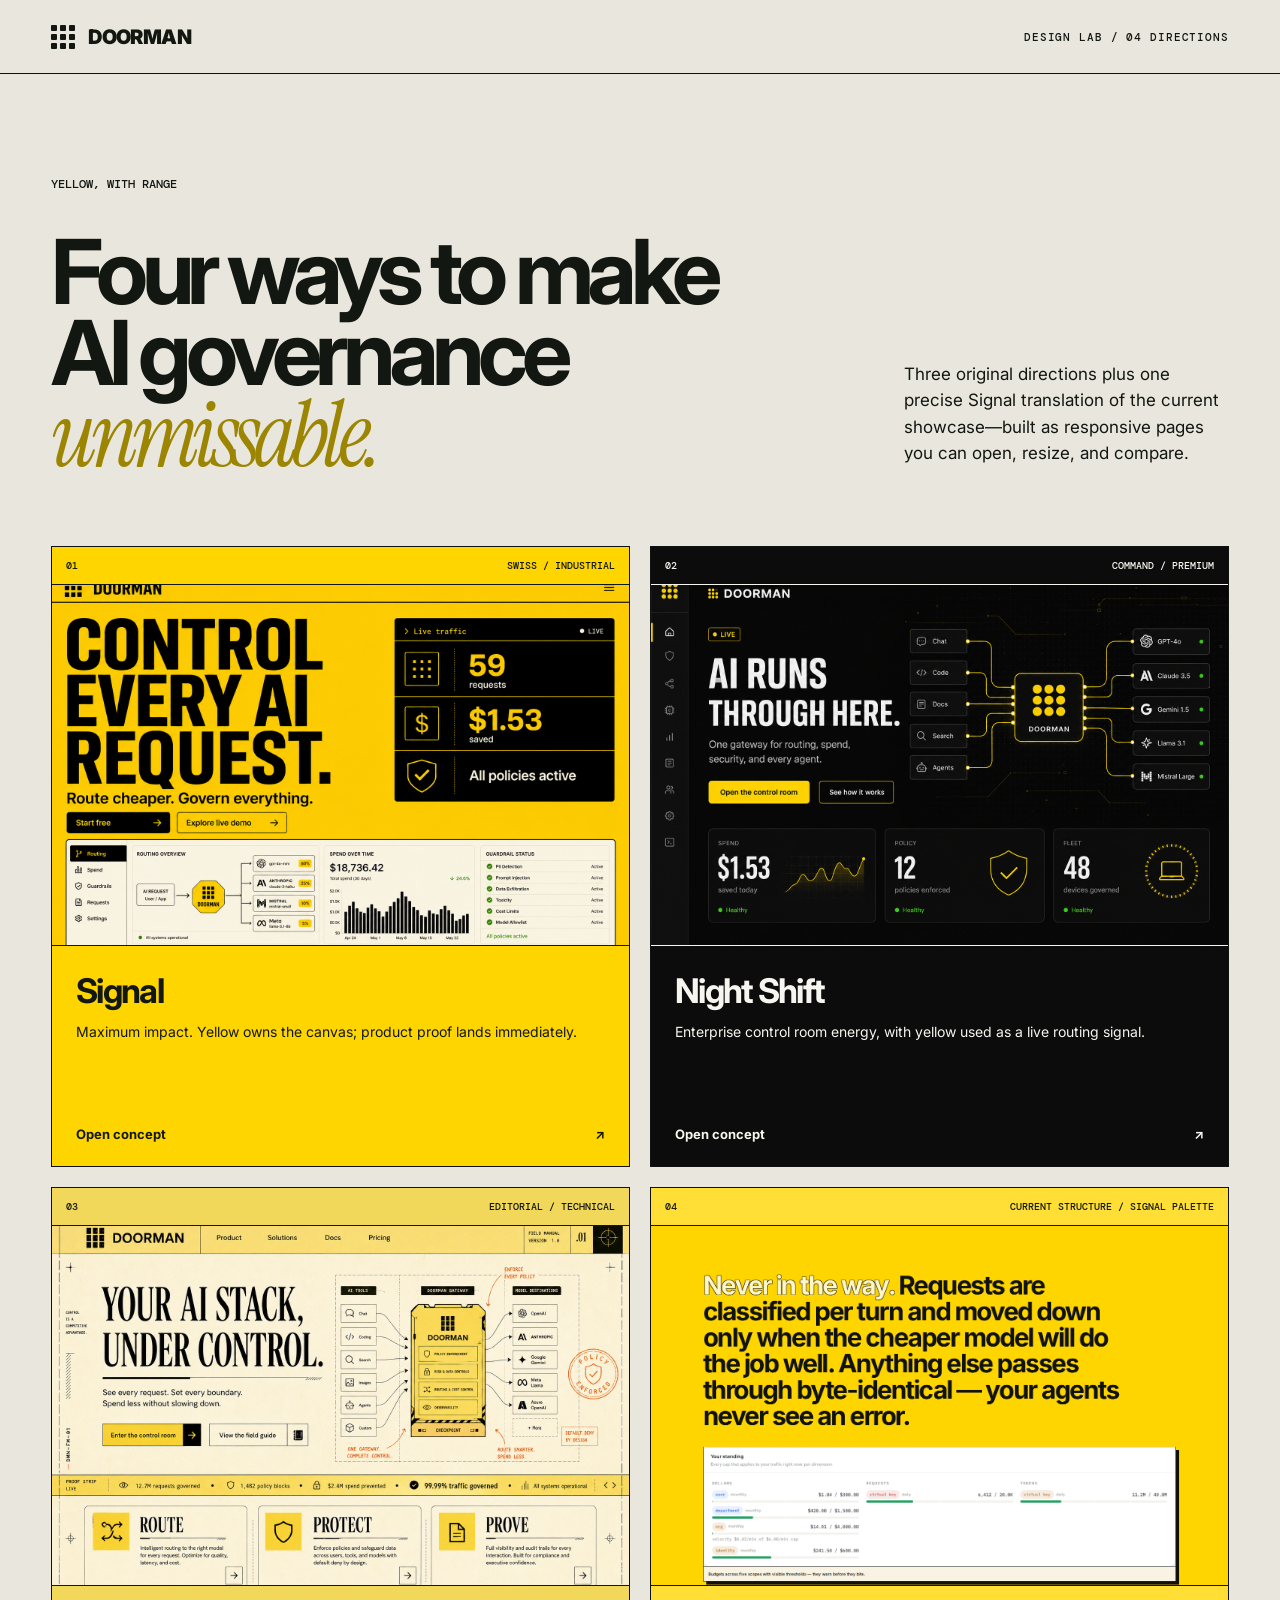
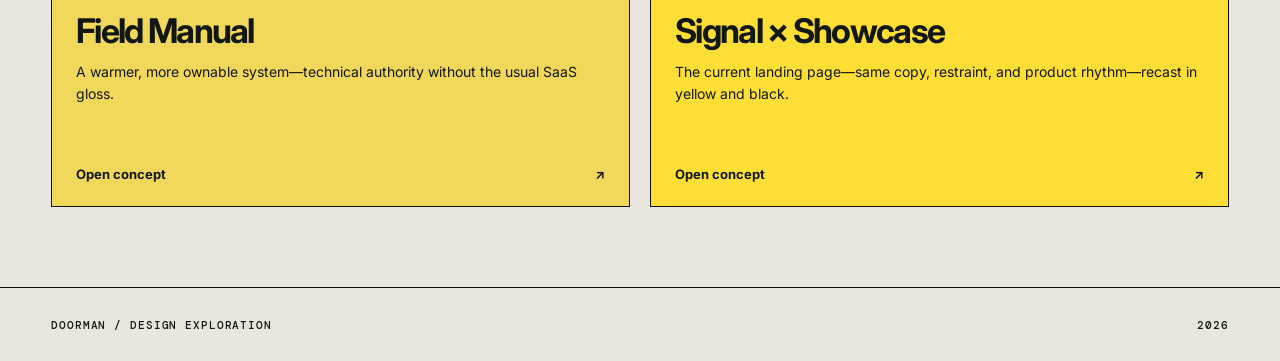
<file: index.html>
<!DOCTYPE html>
<html lang="en">
<head>
  <meta charset="utf-8">
  <meta name="viewport" content="width=device-width, initial-scale=1">
  <meta name="description" content="Three yellow-led design directions for Doorman.">
  <title>Doorman Design Lab</title>
  <link rel="preconnect" href="https://fonts.googleapis.com">
  <link rel="preconnect" href="https://fonts.gstatic.com" crossorigin>
  <link href="https://fonts.googleapis.com/css2?family=DM+Mono:wght@400;500&family=Inter:wght@500;600;700;800;900&family=Instrument+Serif:ital@0;1&display=swap" rel="stylesheet">
  <link rel="stylesheet" href="./styles.css">
</head>
<body class="lab-page">
  <header class="lab-nav">
    <a class="brand-lockup" href="./" aria-label="Doorman design lab home">
      <span class="door-grid" aria-hidden="true"><i></i><i></i><i></i><i></i><i></i><i></i><i></i><i></i><i></i></span>
      <span>DOORMAN</span>
    </a>
    <span class="lab-kicker">DESIGN LAB / 04 DIRECTIONS</span>
  </header>

  <main class="lab-main">
    <section class="lab-intro">
      <p class="eyebrow">YELLOW, WITH RANGE</p>
      <h1>Four ways to make<br>AI governance <em>unmissable.</em></h1>
      <p>Three original directions plus one precise Signal translation of the current showcase—built as responsive pages you can open, resize, and compare.</p>
    </section>

    <section class="concept-grid" aria-label="Design concepts">
      <a class="concept-card signal-card" href="./signal/">
        <div class="concept-meta"><span>01</span><span>SWISS / INDUSTRIAL</span></div>
        <div class="concept-shot"><img src="./assets/signal.png" alt="Signal design direction preview"></div>
        <div class="concept-copy"><h2>Signal</h2><p>Maximum impact. Yellow owns the canvas; product proof lands immediately.</p><b>Open concept <span>↗</span></b></div>
      </a>

      <a class="concept-card night-card" href="./night-shift/">
        <div class="concept-meta"><span>02</span><span>COMMAND / PREMIUM</span></div>
        <div class="concept-shot"><img src="./assets/night-shift.png" alt="Night Shift design direction preview"></div>
        <div class="concept-copy"><h2>Night Shift</h2><p>Enterprise control room energy, with yellow used as a live routing signal.</p><b>Open concept <span>↗</span></b></div>
      </a>

      <a class="concept-card field-card" href="./field-manual/">
        <div class="concept-meta"><span>03</span><span>EDITORIAL / TECHNICAL</span></div>
        <div class="concept-shot"><img src="./assets/field-manual.png" alt="Field Manual design direction preview"></div>
        <div class="concept-copy"><h2>Field Manual</h2><p>A warmer, more ownable system—technical authority without the usual SaaS gloss.</p><b>Open concept <span>↗</span></b></div>
      </a>

      <a class="concept-card signal-classic-card" href="./signal-showcase/">
        <div class="concept-meta"><span>04</span><span>CURRENT STRUCTURE / SIGNAL PALETTE</span></div>
        <div class="concept-shot"><img src="./assets/signal-showcase.png" alt="Current Doorman showcase recolored with the Signal palette"></div>
        <div class="concept-copy"><h2>Signal × Showcase</h2><p>The current landing page—same copy, restraint, and product rhythm—recast in yellow and black.</p><b>Open concept <span>↗</span></b></div>
      </a>
    </section>
  </main>

  <footer class="lab-footer"><span>DOORMAN / DESIGN EXPLORATION</span><span>2026</span></footer>
</body>
</html>
</file>
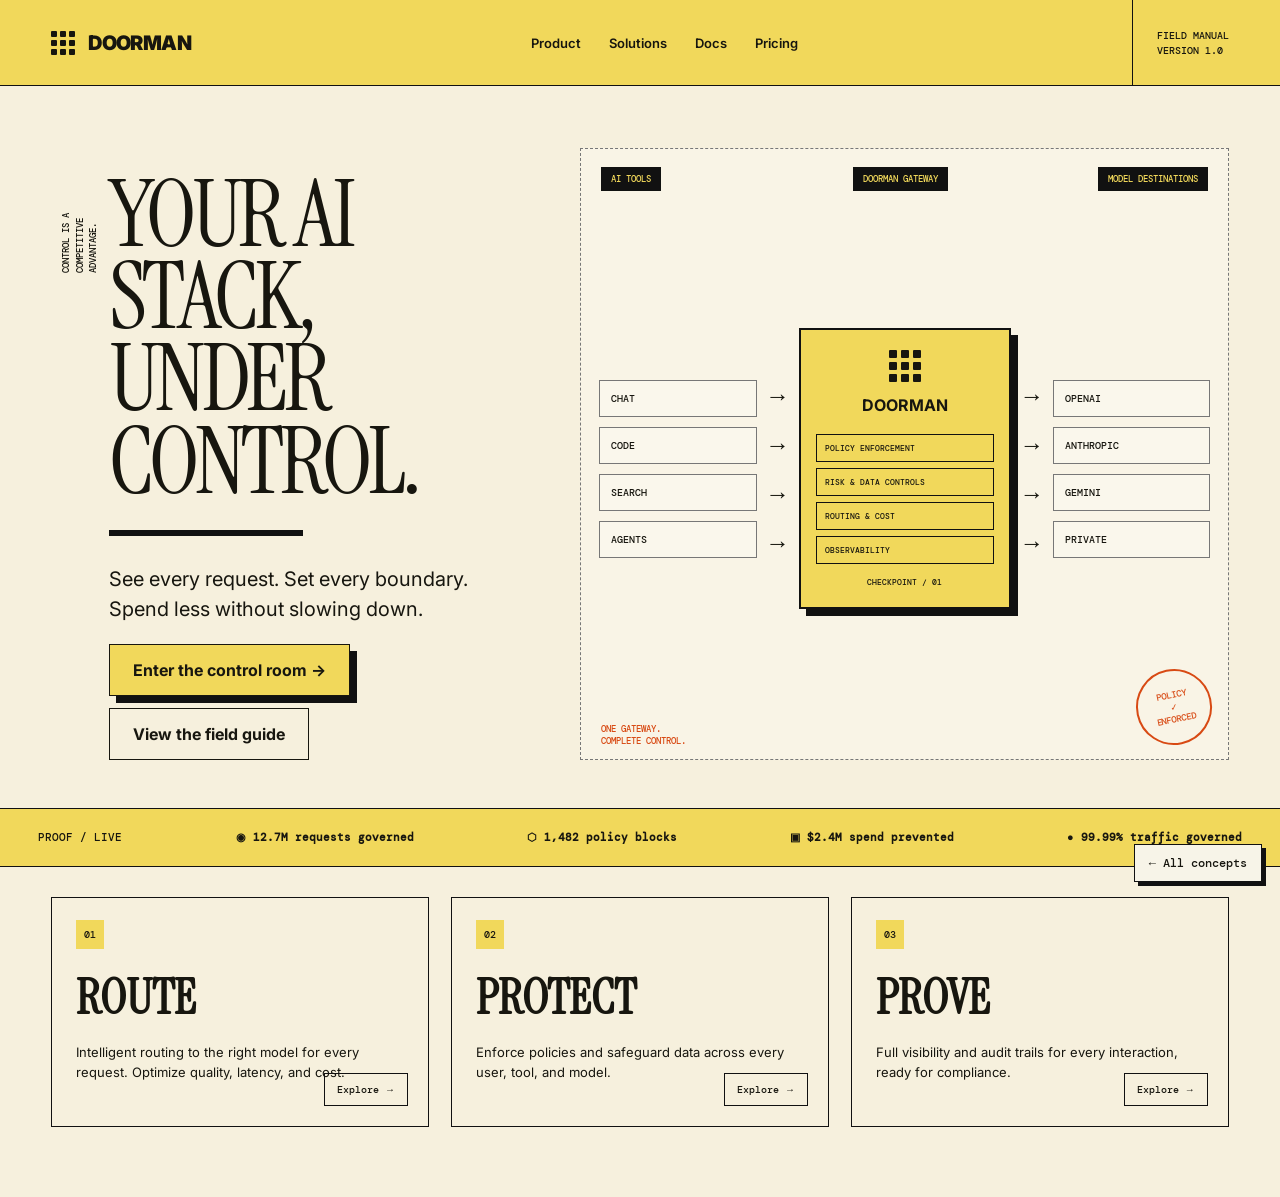
<file: field-manual/index.html>
<!DOCTYPE html>
<html lang="en">
<head>
  <meta charset="utf-8">
  <meta name="viewport" content="width=device-width, initial-scale=1">
  <meta name="theme-color" content="#f1d85b">
  <title>Field Manual — Doorman Design Lab</title>
  <link rel="preconnect" href="https://fonts.googleapis.com">
  <link rel="preconnect" href="https://fonts.gstatic.com" crossorigin>
  <link href="https://fonts.googleapis.com/css2?family=DM+Mono:wght@400;500&family=Inter:wght@500;600;700;800&family=Instrument+Serif:ital@0;1&display=swap" rel="stylesheet">
  <link rel="stylesheet" href="../styles.css">
</head>
<body class="field-page">
  <header class="field-nav"><a class="brand-lockup" href="../"><span class="door-grid"><i></i><i></i><i></i><i></i><i></i><i></i><i></i><i></i><i></i></span><span>DOORMAN</span></a><nav><a href="#route">Product</a><a href="#proof">Solutions</a><a href="https://tiago520.github.io/doorman-showcase/#/docs">Docs</a><a href="#">Pricing</a></nav><div class="manual-badge">FIELD MANUAL<br>VERSION 1.0</div></header>
  <main>
    <section class="field-hero">
      <div class="field-copy"><p class="margin-note">CONTROL IS A<br>COMPETITIVE<br>ADVANTAGE.</p><h1>YOUR AI STACK,<br>UNDER CONTROL.</h1><div class="field-rule"></div><p>See every request. Set every boundary.<br>Spend less without slowing down.</p><div class="button-row"><a class="button field-primary" href="https://tiago520.github.io/doorman-showcase/#/">Enter the control room →</a><a class="button field-secondary" href="#route">View the field guide</a></div></div>
      <div class="field-map" id="route"><span class="map-label tools">AI TOOLS</span><span class="map-label gateway">DOORMAN GATEWAY</span><span class="map-label destinations">MODEL DESTINATIONS</span><div class="map-tools"><span>CHAT</span><span>CODE</span><span>SEARCH</span><span>AGENTS</span></div><div class="map-arrows left">→<br>→<br>→<br>→</div><div class="checkpoint"><span class="door-grid big"><i></i><i></i><i></i><i></i><i></i><i></i><i></i><i></i><i></i></span><b>DOORMAN</b><ul><li>POLICY ENFORCEMENT</li><li>RISK &amp; DATA CONTROLS</li><li>ROUTING &amp; COST</li><li>OBSERVABILITY</li></ul><small>CHECKPOINT / 01</small></div><div class="map-arrows">→<br>→<br>→<br>→</div><div class="map-models"><span>OPENAI</span><span>ANTHROPIC</span><span>GEMINI</span><span>PRIVATE</span></div><em class="map-note">ONE GATEWAY.<br>COMPLETE CONTROL.</em><div class="policy-stamp">POLICY<br>✓<br>ENFORCED</div></div>
    </section>
    <section class="proof-strip" id="proof"><span>PROOF / LIVE</span><b>◉ 12.7M requests governed</b><b>⬡ 1,482 policy blocks</b><b>▣ $2.4M spend prevented</b><b>● 99.99% traffic governed</b></section>
    <section class="field-cards"><article><span>01</span><h2>ROUTE</h2><p>Intelligent routing to the right model for every request. Optimize quality, latency, and cost.</p><a href="https://tiago520.github.io/doorman-showcase/#/routing">Explore →</a></article><article><span>02</span><h2>PROTECT</h2><p>Enforce policies and safeguard data across every user, tool, and model.</p><a href="https://tiago520.github.io/doorman-showcase/#/protection">Explore →</a></article><article><span>03</span><h2>PROVE</h2><p>Full visibility and audit trails for every interaction, ready for compliance.</p><a href="https://tiago520.github.io/doorman-showcase/#/compliance">Explore →</a></article></section>
  </main>
  <a class="concept-switch" href="../">← All concepts</a>
</body>
</html>
</file>
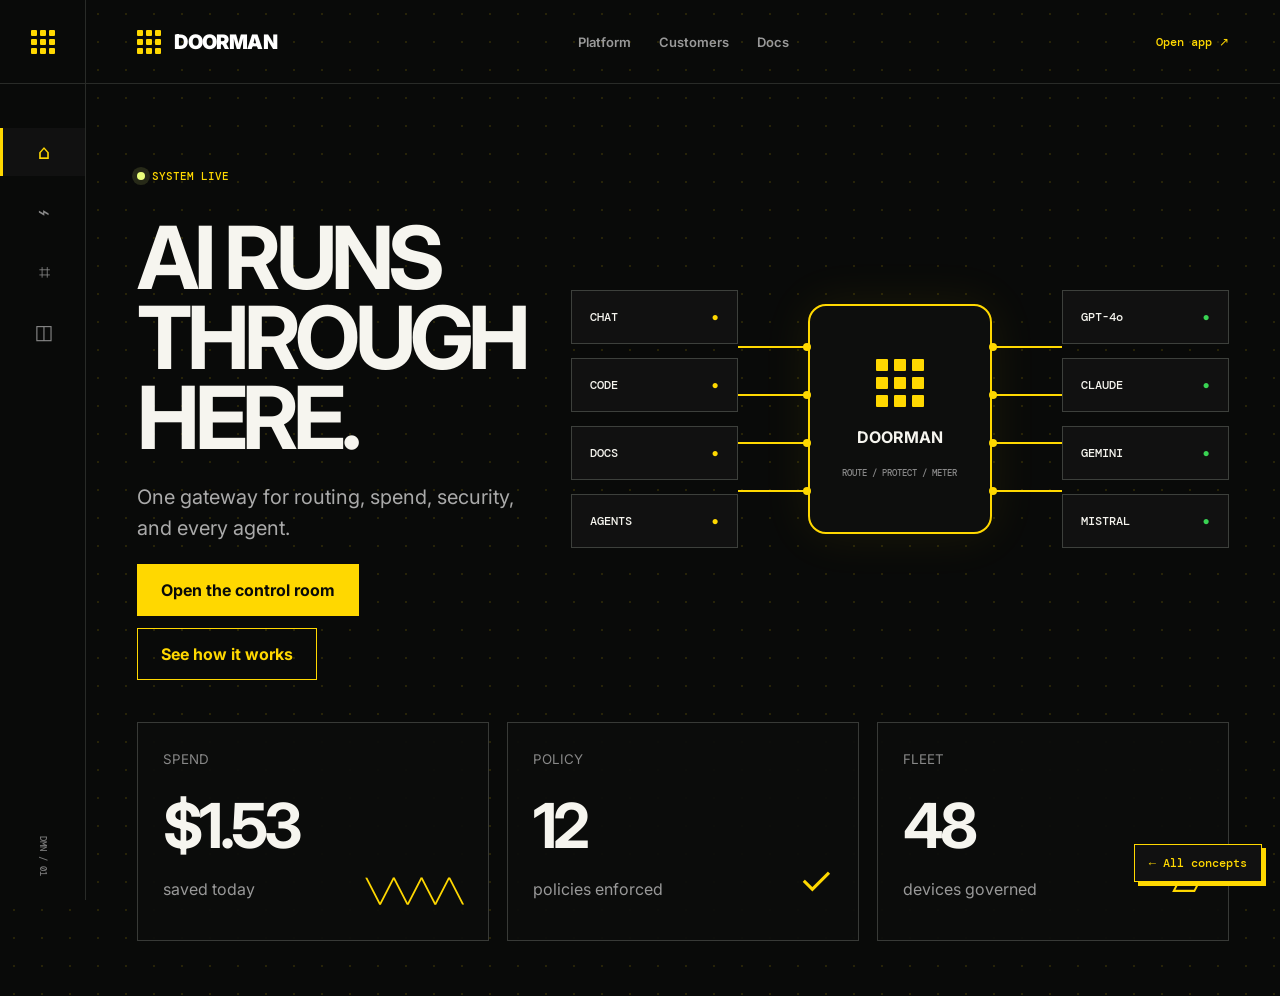
<file: night-shift/index.html>
<!DOCTYPE html>
<html lang="en">
<head>
  <meta charset="utf-8">
  <meta name="viewport" content="width=device-width, initial-scale=1">
  <meta name="theme-color" content="#090a09">
  <title>Night Shift — Doorman Design Lab</title>
  <link rel="preconnect" href="https://fonts.googleapis.com">
  <link rel="preconnect" href="https://fonts.gstatic.com" crossorigin>
  <link href="https://fonts.googleapis.com/css2?family=DM+Mono:wght@400;500&family=Inter:wght@500;600;700;800;900&display=swap" rel="stylesheet">
  <link rel="stylesheet" href="../styles.css">
</head>
<body class="night-page">
  <aside class="night-rail"><a class="night-mark" href="../" aria-label="All concepts"><span class="door-grid"><i></i><i></i><i></i><i></i><i></i><i></i><i></i><i></i><i></i></span></a><nav aria-label="Control room sections"><a class="active" href="#">⌂</a><a href="#flow">⌁</a><a href="#metrics">⌗</a><a href="#">◫</a></nav><span class="rail-bottom">DMN / 01</span></aside>
  <div class="night-shell">
    <header class="night-nav"><a class="brand-lockup" href="../"><span class="door-grid"><i></i><i></i><i></i><i></i><i></i><i></i><i></i><i></i><i></i></span><span>DOORMAN</span></a><nav aria-label="Primary"><a href="#flow">Platform</a><a href="#metrics">Customers</a><a href="https://tiago520.github.io/doorman-showcase/#/docs">Docs</a></nav><a class="night-login" href="https://tiago520.github.io/doorman-showcase/#/">Open app ↗</a></header>
    <main>
      <section class="night-hero">
        <div class="night-copy"><p class="night-live"><i class="pulse"></i> SYSTEM LIVE</p><h1>AI RUNS<br>THROUGH HERE.</h1><p>One gateway for routing, spend, security, and every agent.</p><div class="button-row"><a class="button yellow" href="https://tiago520.github.io/doorman-showcase/#/">Open the control room</a><a class="button dark-outline" href="#flow">See how it works</a></div></div>
        <div class="night-flow" id="flow">
          <div class="flow-sources"><span>CHAT <b>●</b></span><span>CODE <b>●</b></span><span>DOCS <b>●</b></span><span>AGENTS <b>●</b></span></div>
          <div class="flow-lines" aria-hidden="true"><i></i><i></i><i></i><i></i></div>
          <div class="night-core"><span class="door-grid big"><i></i><i></i><i></i><i></i><i></i><i></i><i></i><i></i><i></i></span><b>DOORMAN</b><small>ROUTE / PROTECT / METER</small></div>
          <div class="flow-lines right" aria-hidden="true"><i></i><i></i><i></i><i></i></div>
          <div class="flow-models"><span>GPT-4o <b>●</b></span><span>CLAUDE <b>●</b></span><span>GEMINI <b>●</b></span><span>MISTRAL <b>●</b></span></div>
        </div>
      </section>
      <section class="night-metrics" id="metrics"><article><small>SPEND</small><strong>$1.53</strong><p>saved today</p><div class="spark">╲╱╲╱╲╱╲</div></article><article><small>POLICY</small><strong>12</strong><p>policies enforced</p><div class="shield">✓</div></article><article><small>FLEET</small><strong>48</strong><p>devices governed</p><div class="device">▱</div></article></section>
    </main>
  </div>
  <a class="concept-switch dark" href="../">← All concepts</a>
</body>
</html>
</file>
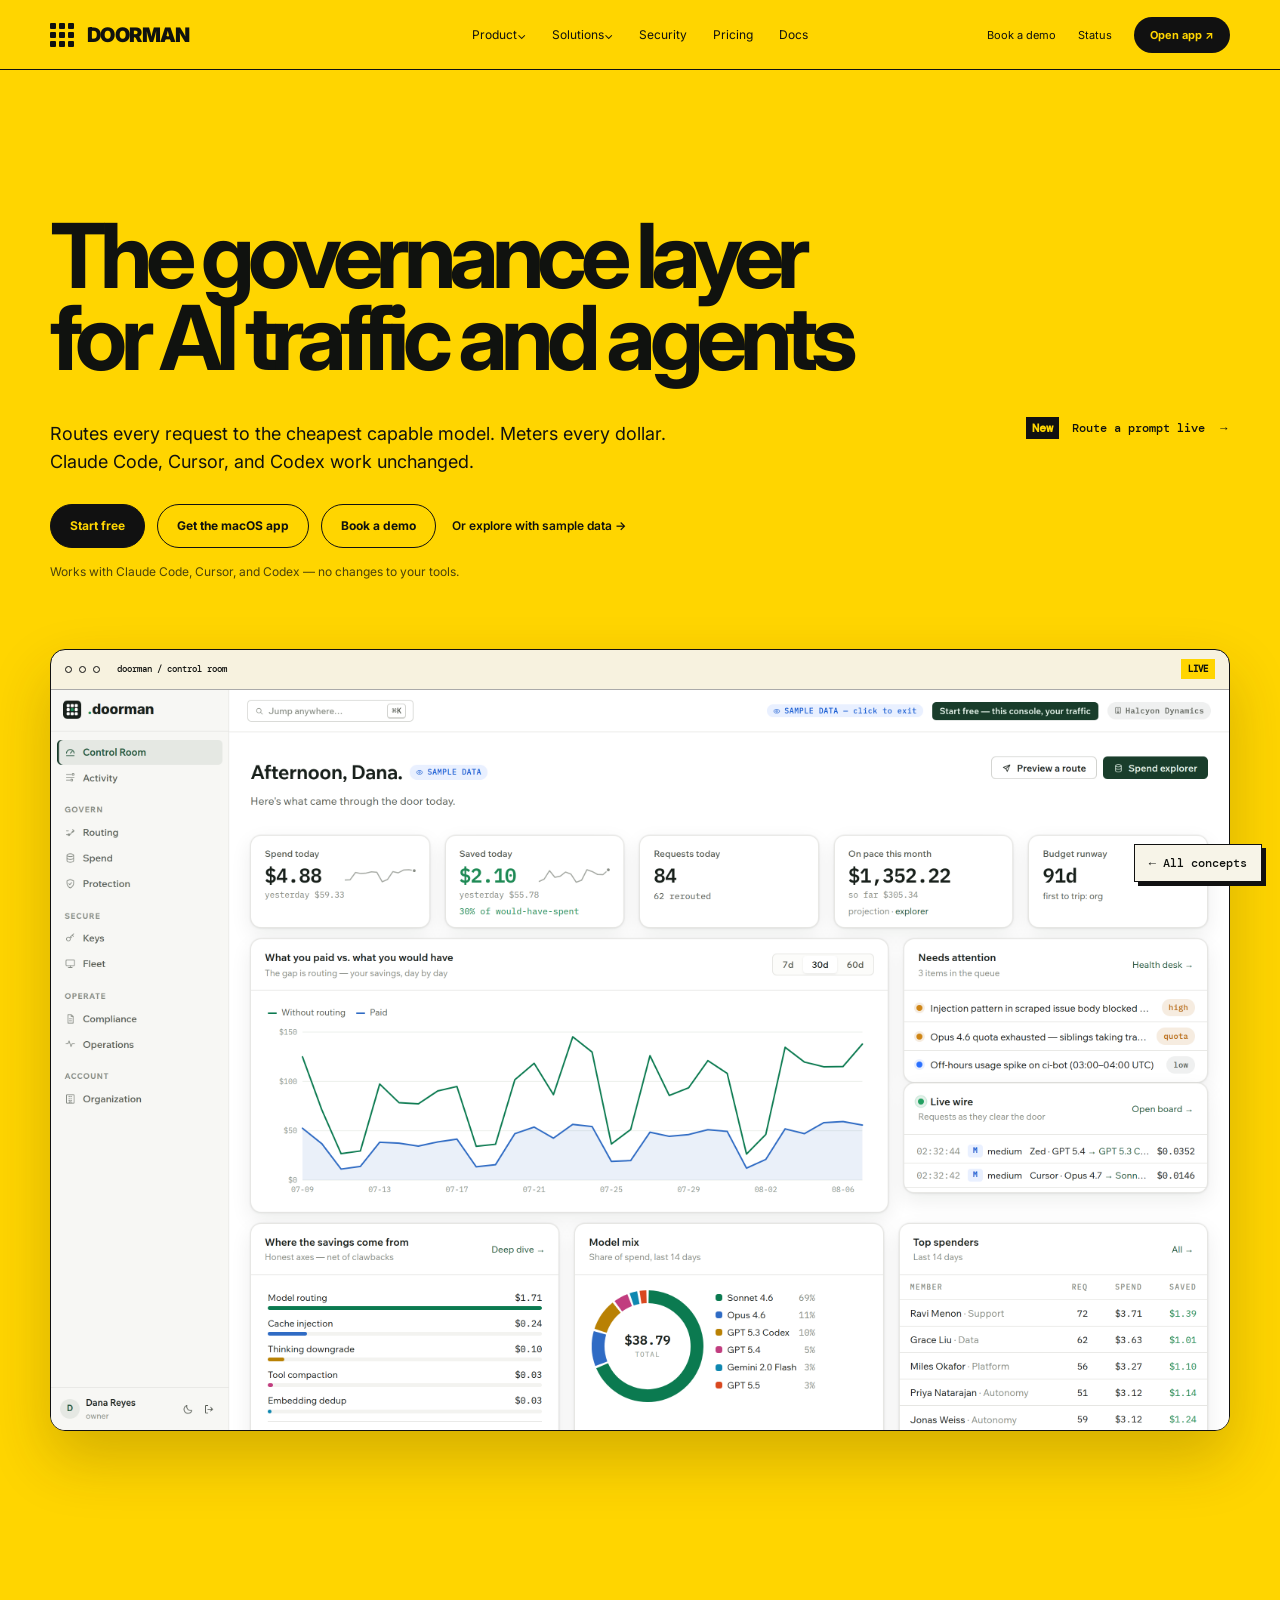
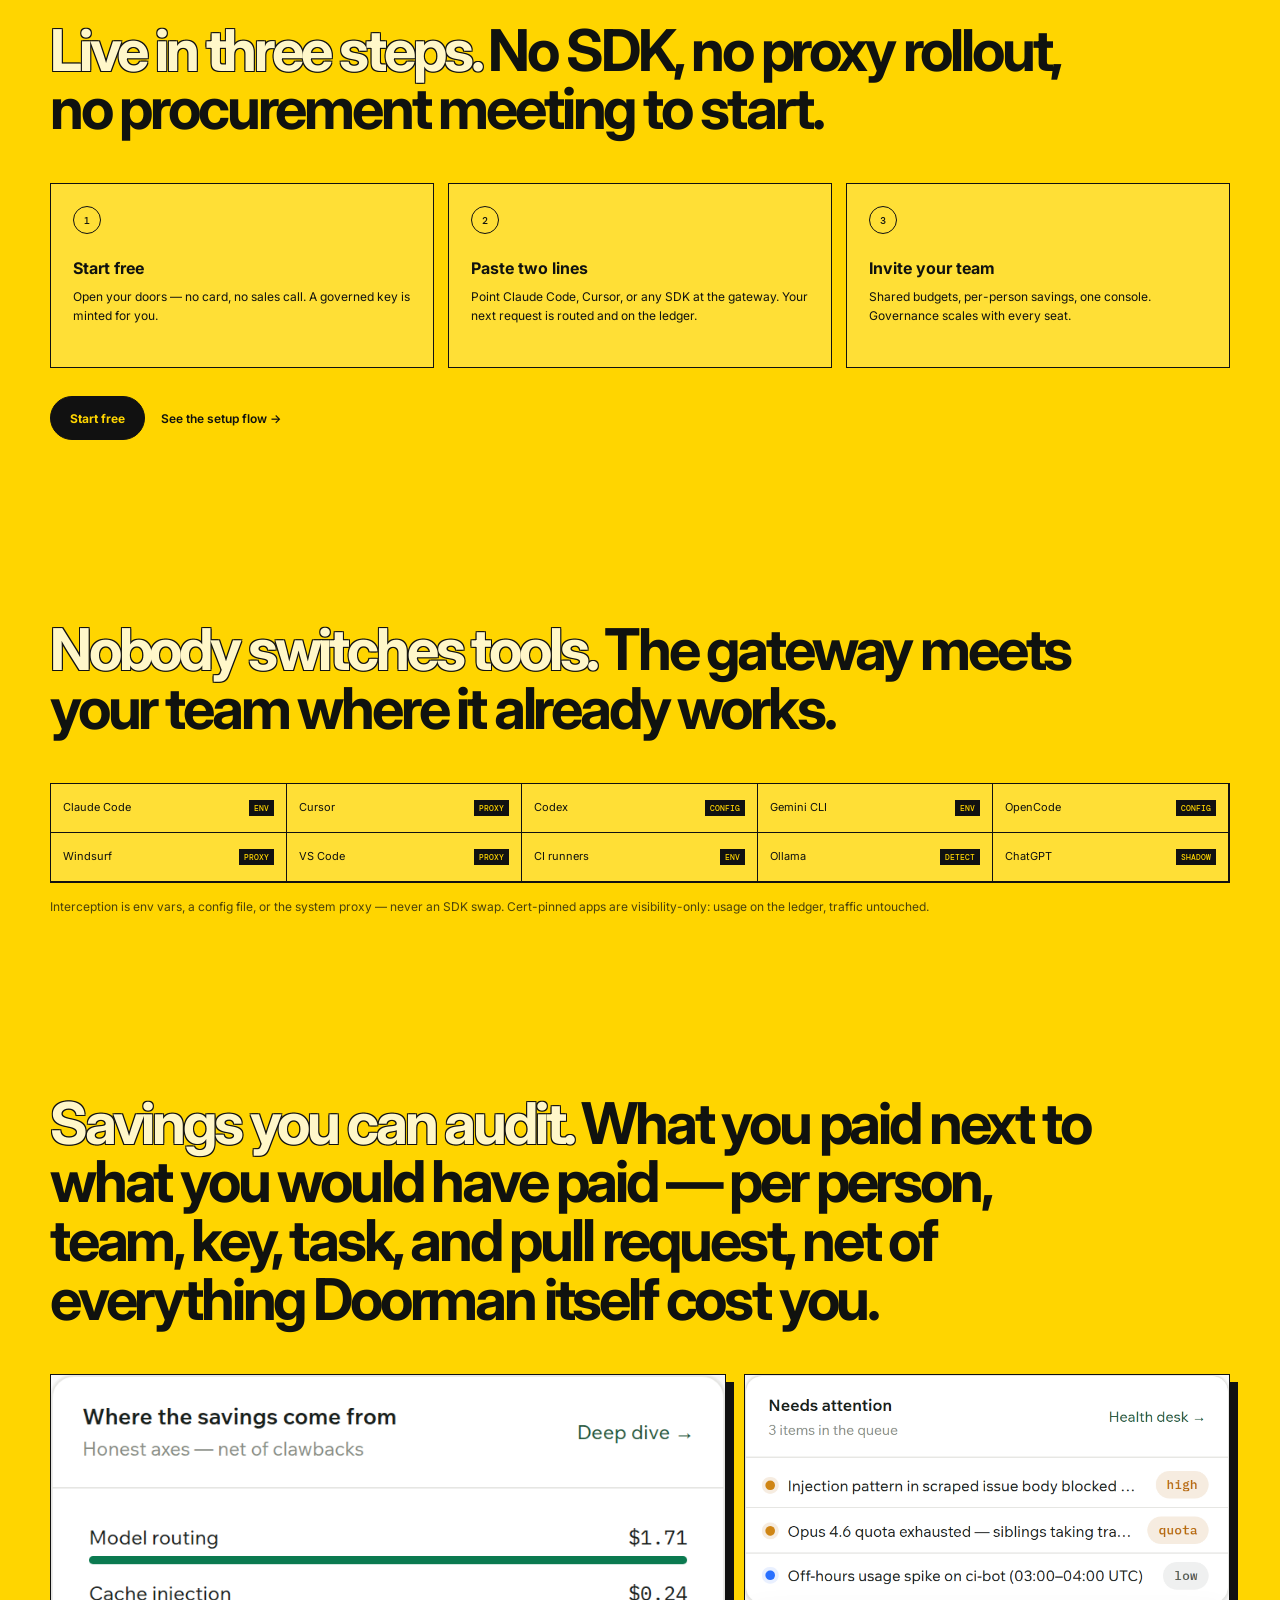
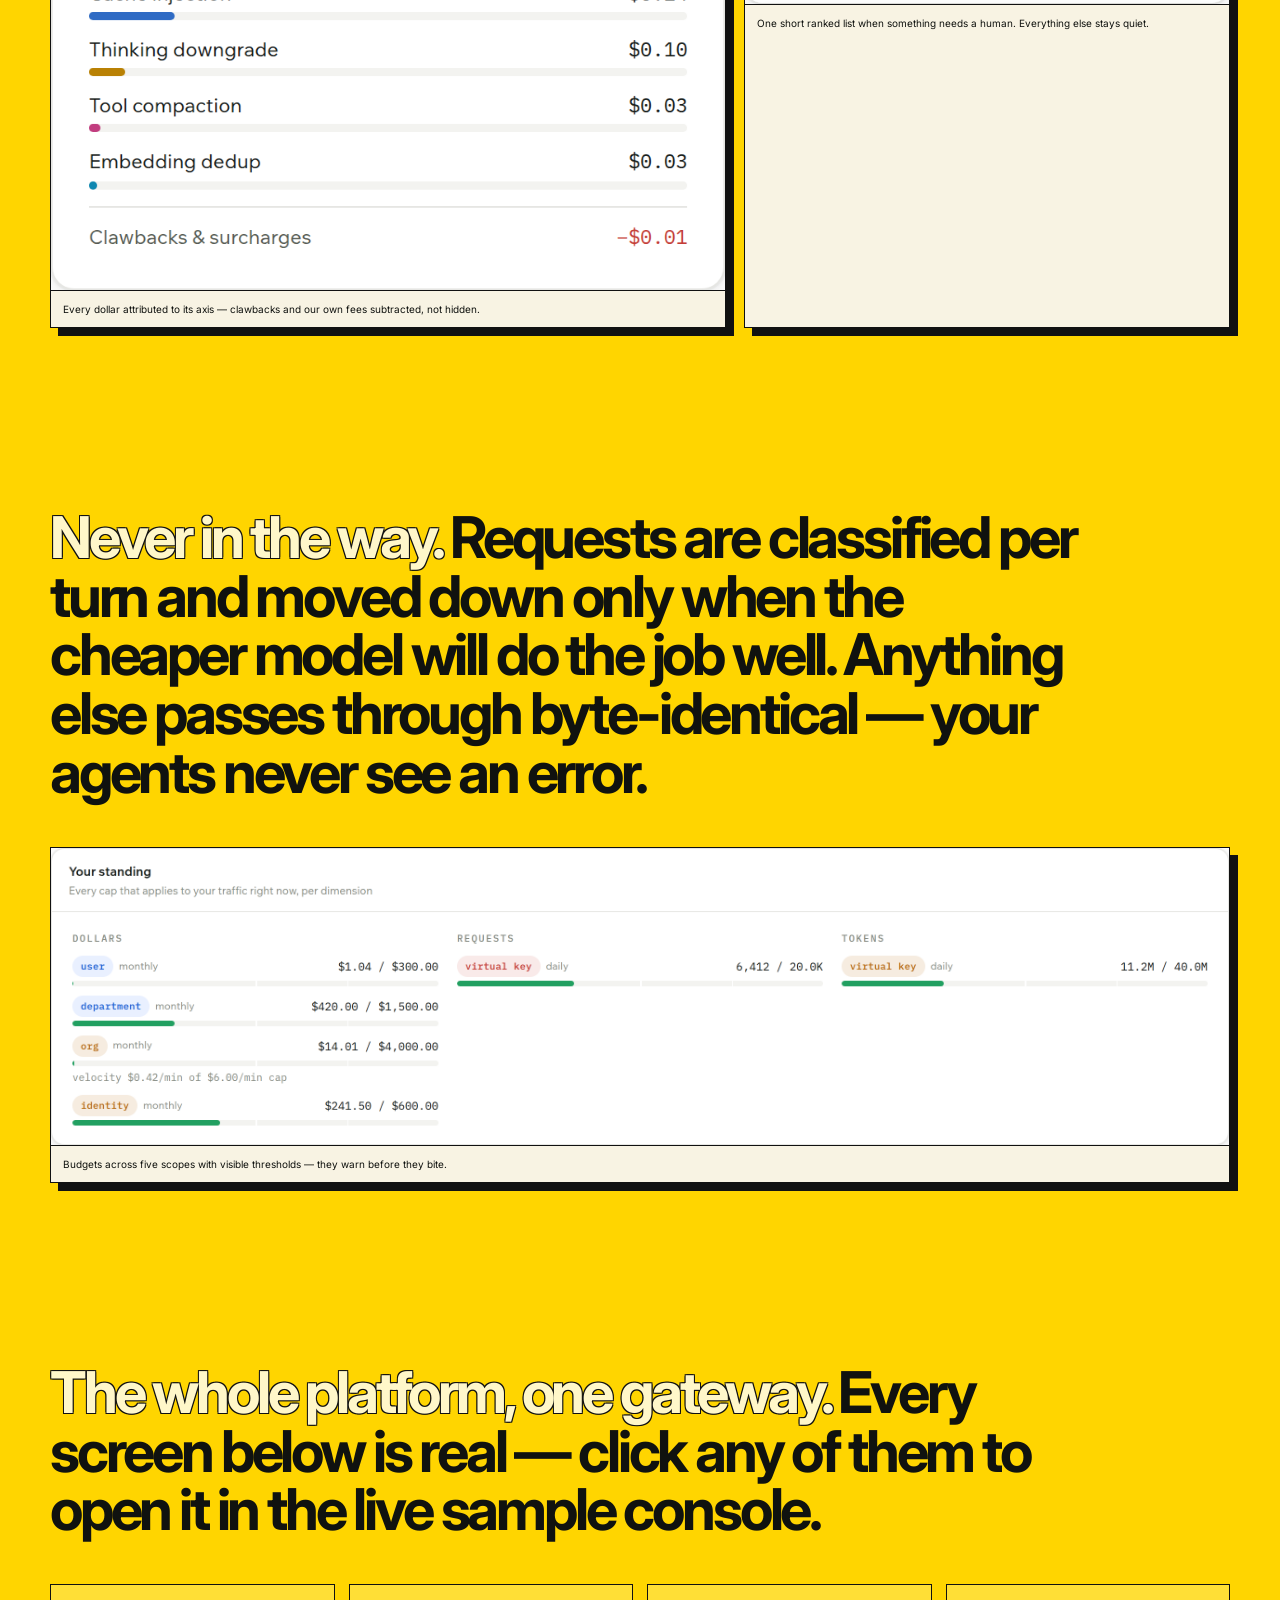
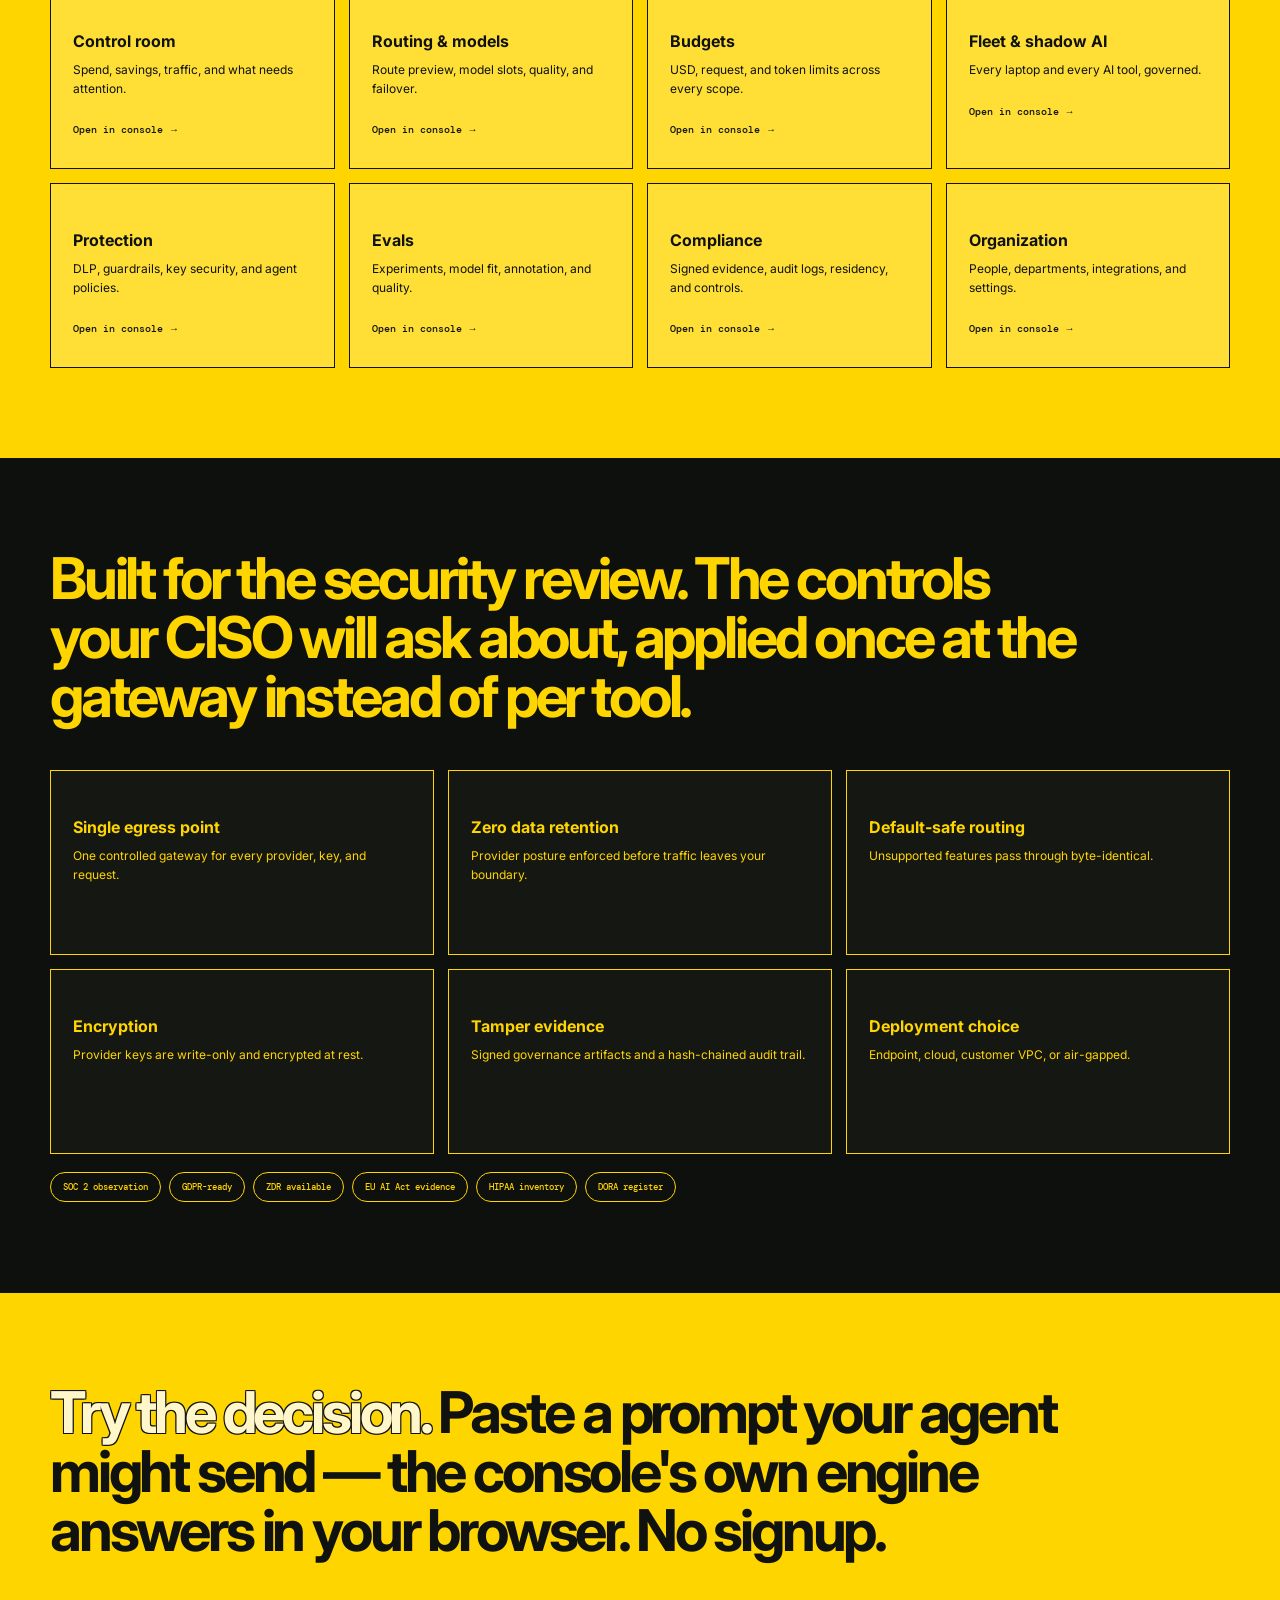
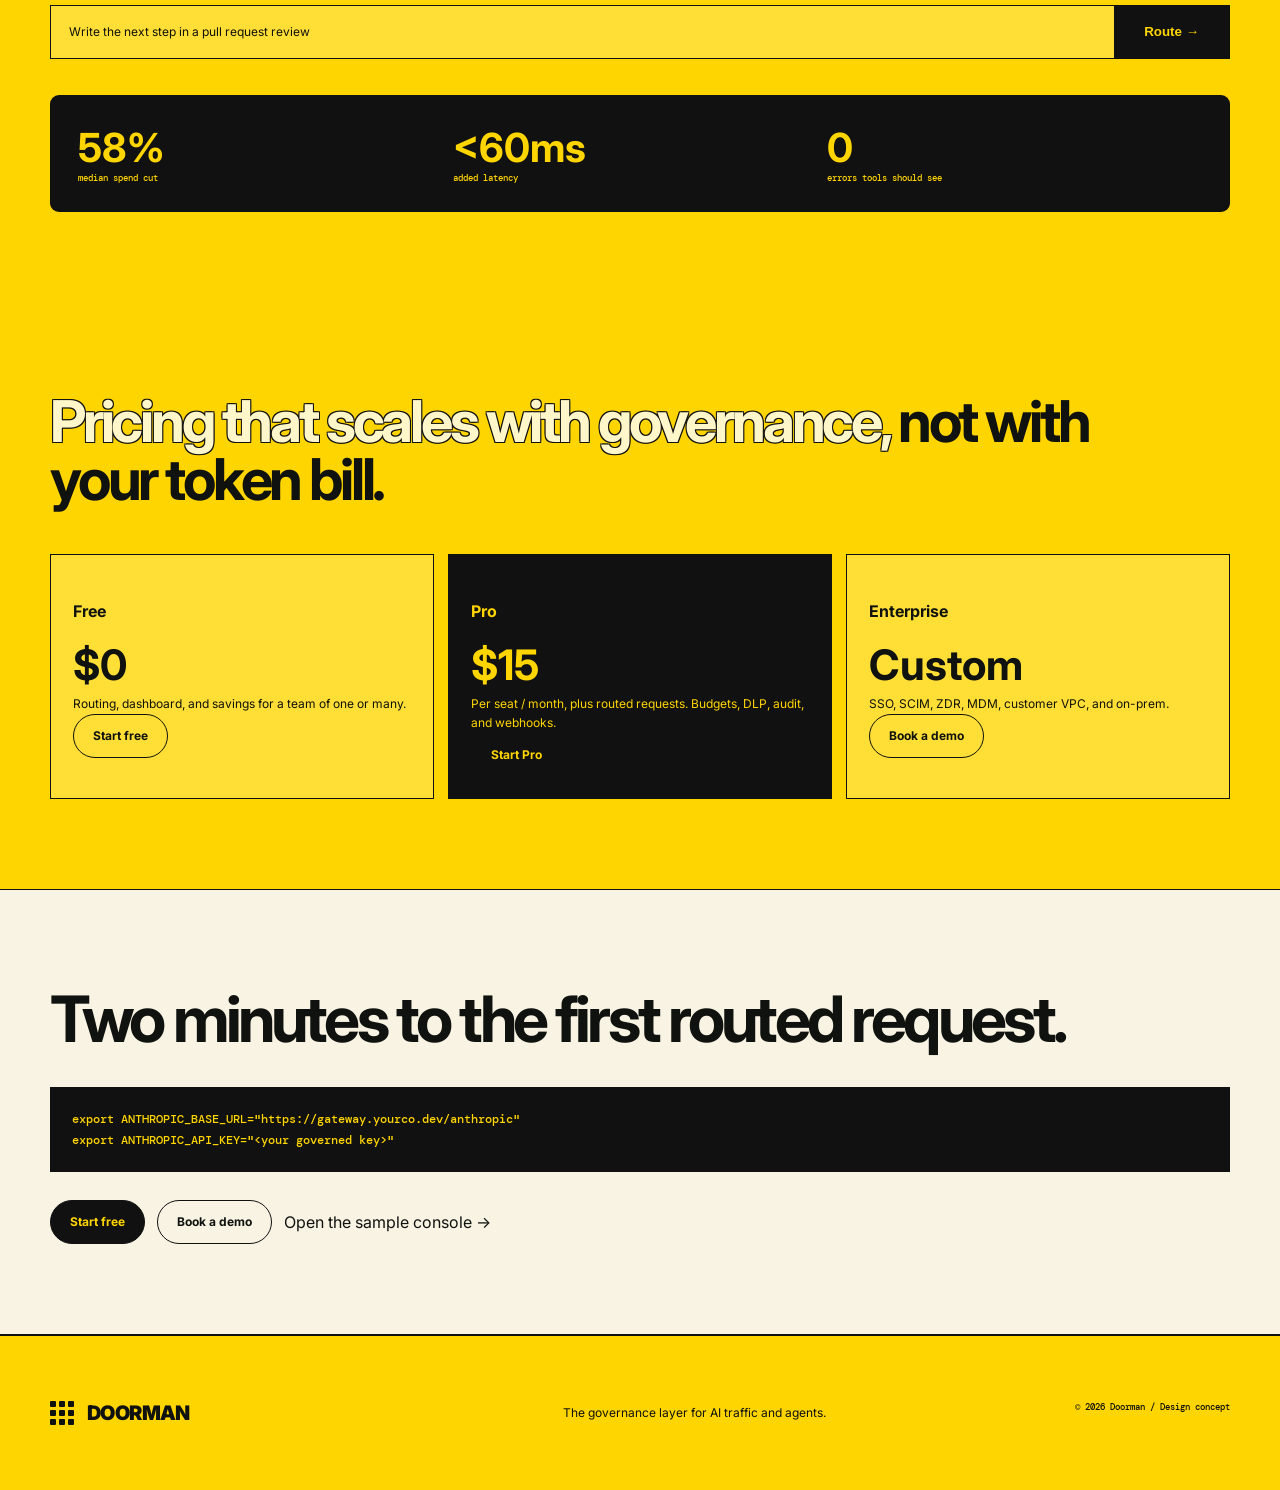
<file: signal-showcase/index.html>
<!DOCTYPE html>
<html lang="en">
<head>
  <meta charset="utf-8">
  <meta name="viewport" content="width=device-width, initial-scale=1">
  <meta name="theme-color" content="#ffd500">
  <meta name="description" content="The current Doorman showcase structure in the Signal yellow and black palette.">
  <title>Signal × Showcase — Doorman Design Lab</title>
  <link rel="preconnect" href="https://fonts.googleapis.com">
  <link rel="preconnect" href="https://fonts.gstatic.com" crossorigin>
  <link href="https://fonts.googleapis.com/css2?family=DM+Mono:wght@400;500&family=Inter:wght@500;600;700;800;900&display=swap" rel="stylesheet">
  <link rel="stylesheet" href="../styles.css">
</head>
<body class="signal-showcase-page">
  <header class="ss-nav">
    <a class="brand-lockup" href="../"><span class="door-grid"><i></i><i></i><i></i><i></i><i></i><i></i><i></i><i></i><i></i></span><span>DOORMAN</span></a>
    <nav aria-label="Primary"><a href="#product">Product⌄</a><a href="#platform">Solutions⌄</a><a href="#security">Security</a><a href="#pricing">Pricing</a><a href="https://tiago520.github.io/doorman-showcase/#/docs">Docs</a></nav>
    <div class="ss-actions"><a href="#demo">Book a demo</a><a href="https://tiago520.github.io/doorman-showcase/#/status">Status</a><a class="ss-open" href="https://tiago520.github.io/doorman-showcase/#/">Open app ↗</a></div>
  </header>

  <main>
    <section class="ss-wrap ss-hero">
      <h1>The governance layer<br>for AI traffic and agents</h1>
      <div class="ss-hero-row"><p>Routes every request to the cheapest capable model. Meters every dollar. Claude Code, Cursor, and Codex work unchanged.</p><a href="#play"><b>New</b>&ensp; Route a prompt live &ensp;→</a></div>
      <div class="ss-ctas"><a class="ss-pill black" href="https://tiago520.github.io/doorman-showcase/#/signup">Start free</a><a class="ss-pill" href="https://tiago520.github.io/doorman-showcase/desktop/">Get the macOS app</a><a class="ss-pill" href="#demo">Book a demo</a><a class="ss-text-link" href="https://tiago520.github.io/doorman-showcase/#/">Or explore with sample data →</a></div>
      <p class="ss-fine">Works with Claude Code, Cursor, and Codex — no changes to your tools.</p>
    </section>

    <section class="ss-wrap ss-window" id="product"><div class="ss-browser"><div class="ss-browser-top"><i></i><i></i><i></i><span>doorman / control room</span><b>LIVE</b></div><img src="../assets/control-room-day.png" alt="The Doorman control room"></div></section>

    <section class="ss-wrap ss-section">
      <h2><span>Live in three steps.</span> No SDK, no proxy rollout, no procurement meeting to start.</h2>
      <div class="ss-grid three"><article><b>1</b><h3>Start free</h3><p>Open your doors — no card, no sales call. A governed key is minted for you.</p></article><article><b>2</b><h3>Paste two lines</h3><p>Point Claude Code, Cursor, or any SDK at the gateway. Your next request is routed and on the ledger.</p></article><article><b>3</b><h3>Invite your team</h3><p>Shared budgets, per-person savings, one console. Governance scales with every seat.</p></article></div>
      <div class="ss-mini-cta"><a class="ss-pill black" href="https://tiago520.github.io/doorman-showcase/#/signup">Start free</a><a href="https://tiago520.github.io/doorman-showcase/#/welcome">See the setup flow →</a></div>
    </section>

    <section class="ss-wrap ss-section">
      <h2><span>Nobody switches tools.</span> The gateway meets your team where it already works.</h2>
      <div class="ss-tools"><span>Claude Code <b>ENV</b></span><span>Cursor <b>PROXY</b></span><span>Codex <b>CONFIG</b></span><span>Gemini CLI <b>ENV</b></span><span>OpenCode <b>CONFIG</b></span><span>Windsurf <b>PROXY</b></span><span>VS Code <b>PROXY</b></span><span>CI runners <b>ENV</b></span><span>Ollama <b>DETECT</b></span><span>ChatGPT <b>SHADOW</b></span></div>
      <p class="ss-caption">Interception is env vars, a config file, or the system proxy — never an SDK swap. Cert-pinned apps are visibility-only: usage on the ledger, traffic untouched.</p>
    </section>

    <section class="ss-wrap ss-section">
      <h2><span>Savings you can audit.</span> What you paid next to what you would have paid — per person, team, key, task, and pull request, net of everything Doorman itself cost you.</h2>
      <div class="ss-image-grid"><figure><img src="../assets/crop-savings-day.png" alt="Where the savings come from"><figcaption>Every dollar attributed to its axis — clawbacks and our own fees subtracted, not hidden.</figcaption></figure><figure><img src="../assets/crop-attention-day.png" alt="Needs attention queue"><figcaption>One short ranked list when something needs a human. Everything else stays quiet.</figcaption></figure></div>
    </section>

    <section class="ss-wrap ss-section">
      <h2><span>Never in the way.</span> Requests are classified per turn and moved down only when the cheaper model will do the job well. Anything else passes through byte-identical — your agents never see an error.</h2>
      <figure class="ss-wide-image"><img src="../assets/crop-budgets-day.png" alt="Budget standing across scopes"><figcaption>Budgets across five scopes with visible thresholds — they warn before they bite.</figcaption></figure>
    </section>

    <section class="ss-wrap ss-section" id="platform">
      <h2><span>The whole platform, one gateway.</span> Every screen below is real — click any of them to open it in the live sample console.</h2>
      <div class="ss-grid four"><a href="https://tiago520.github.io/doorman-showcase/#/overview"><h3>Control room</h3><p>Spend, savings, traffic, and what needs attention.</p><em>Open in console →</em></a><a href="https://tiago520.github.io/doorman-showcase/#/routing"><h3>Routing &amp; models</h3><p>Route preview, model slots, quality, and failover.</p><em>Open in console →</em></a><a href="https://tiago520.github.io/doorman-showcase/#/budgets"><h3>Budgets</h3><p>USD, request, and token limits across every scope.</p><em>Open in console →</em></a><a href="https://tiago520.github.io/doorman-showcase/#/fleet"><h3>Fleet &amp; shadow AI</h3><p>Every laptop and every AI tool, governed.</p><em>Open in console →</em></a><a href="https://tiago520.github.io/doorman-showcase/#/protection"><h3>Protection</h3><p>DLP, guardrails, key security, and agent policies.</p><em>Open in console →</em></a><a href="https://tiago520.github.io/doorman-showcase/#/evals"><h3>Evals</h3><p>Experiments, model fit, annotation, and quality.</p><em>Open in console →</em></a><a href="https://tiago520.github.io/doorman-showcase/#/compliance"><h3>Compliance</h3><p>Signed evidence, audit logs, residency, and controls.</p><em>Open in console →</em></a><a href="https://tiago520.github.io/doorman-showcase/#/organization"><h3>Organization</h3><p>People, departments, integrations, and settings.</p><em>Open in console →</em></a></div>
    </section>

    <section class="ss-invert" id="security"><div class="ss-wrap ss-section"><h2><span>Built for the security review.</span> The controls your CISO will ask about, applied once at the gateway instead of per tool.</h2><div class="ss-grid three"><article><h3>Single egress point</h3><p>One controlled gateway for every provider, key, and request.</p></article><article><h3>Zero data retention</h3><p>Provider posture enforced before traffic leaves your boundary.</p></article><article><h3>Default-safe routing</h3><p>Unsupported features pass through byte-identical.</p></article><article><h3>Encryption</h3><p>Provider keys are write-only and encrypted at rest.</p></article><article><h3>Tamper evidence</h3><p>Signed governance artifacts and a hash-chained audit trail.</p></article><article><h3>Deployment choice</h3><p>Endpoint, cloud, customer VPC, or air-gapped.</p></article></div><div class="ss-badges"><span>SOC 2 observation</span><span>GDPR-ready</span><span>ZDR available</span><span>EU AI Act evidence</span><span>HIPAA inventory</span><span>DORA register</span></div></div></section>

    <section class="ss-wrap ss-section" id="play"><h2><span>Try the decision.</span> Paste a prompt your agent might send — the console's own engine answers in your browser. No signup.</h2><div class="ss-play"><span>Write the next step in a pull request review</span><button type="button">Route →</button></div><div class="ss-stats"><div><b>58%</b><small>median spend cut</small></div><div><b>&lt;60ms</b><small>added latency</small></div><div><b>0</b><small>errors tools should see</small></div></div></section>

    <section class="ss-wrap ss-section" id="pricing"><h2><span>Pricing that scales with governance,</span> not with your token bill.</h2><div class="ss-grid three"><article><h3>Free</h3><strong>$0</strong><p>Routing, dashboard, and savings for a team of one or many.</p><a class="ss-pill" href="https://tiago520.github.io/doorman-showcase/#/signup">Start free</a></article><article class="featured"><h3>Pro</h3><strong>$15</strong><p>Per seat / month, plus routed requests. Budgets, DLP, audit, and webhooks.</p><a class="ss-pill black" href="https://tiago520.github.io/doorman-showcase/#/signup">Start Pro</a></article><article><h3>Enterprise</h3><strong>Custom</strong><p>SSO, SCIM, ZDR, MDM, customer VPC, and on-prem.</p><a class="ss-pill" href="#demo">Book a demo</a></article></div></section>

    <section class="ss-final" id="demo"><div class="ss-wrap"><h2>Two minutes to the first routed request.</h2><pre>export ANTHROPIC_BASE_URL="https://gateway.yourco.dev/anthropic"
export ANTHROPIC_API_KEY="&lt;your governed key&gt;"</pre><div class="ss-ctas"><a class="ss-pill black" href="https://tiago520.github.io/doorman-showcase/#/signup">Start free</a><a class="ss-pill" href="mailto:sales@doorman.dev">Book a demo</a><a href="https://tiago520.github.io/doorman-showcase/#/">Open the sample console →</a></div></div></section>
  </main>

  <footer class="ss-footer"><div class="brand-lockup"><span class="door-grid"><i></i><i></i><i></i><i></i><i></i><i></i><i></i><i></i><i></i></span><span>DOORMAN</span></div><p>The governance layer for AI traffic and agents.</p><span>© 2026 Doorman / Design concept</span></footer>
  <a class="concept-switch" href="../">← All concepts</a>
</body>
</html>
</file>
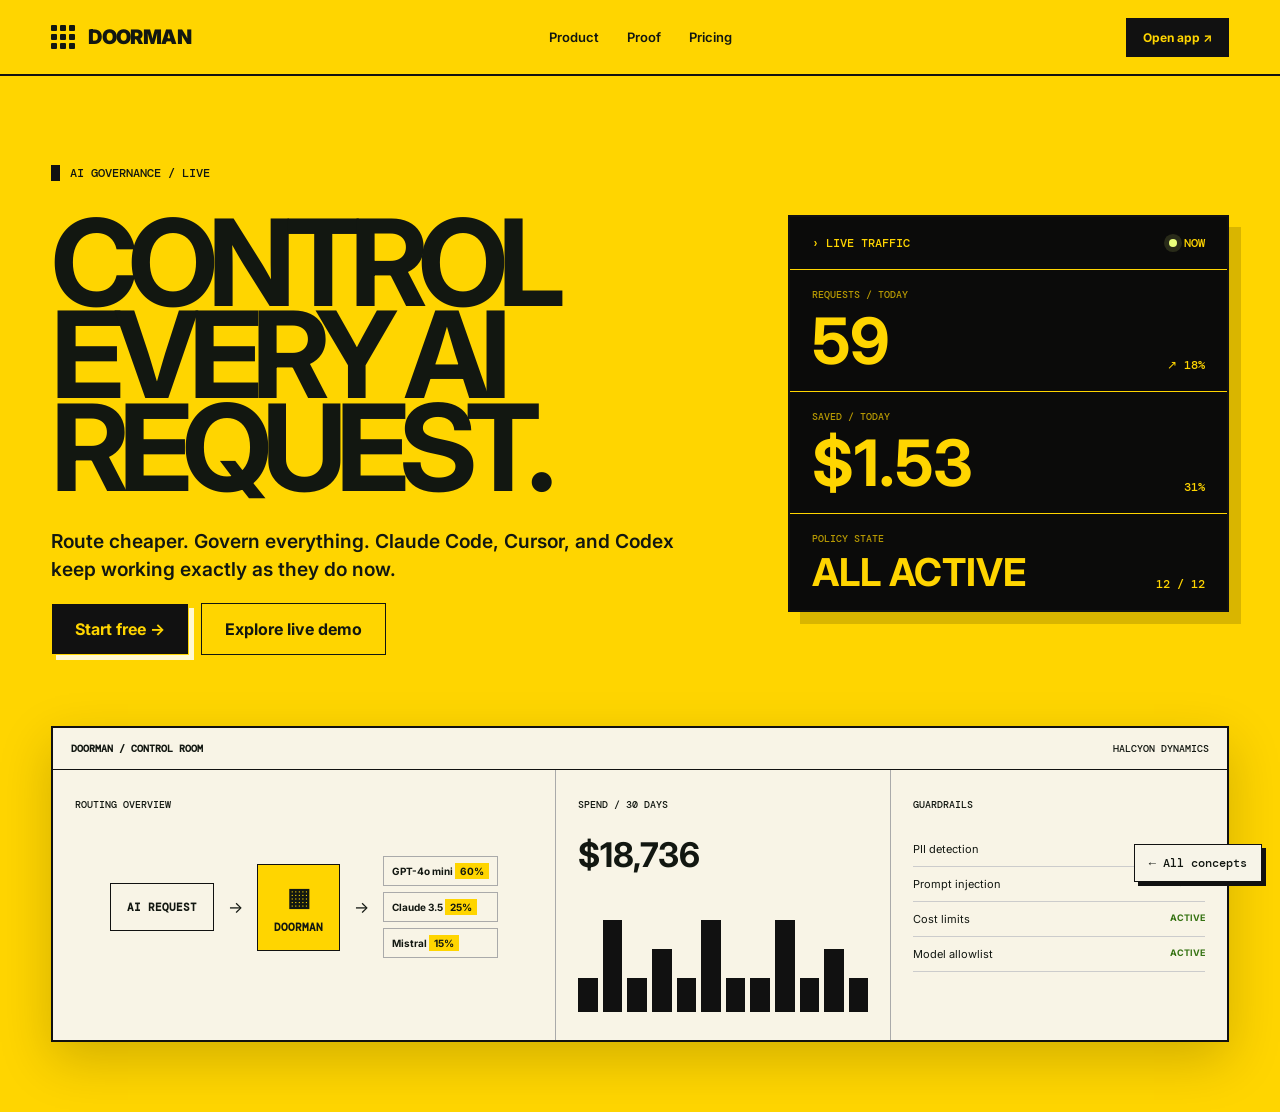
<file: signal/index.html>
<!DOCTYPE html>
<html lang="en">
<head>
  <meta charset="utf-8">
  <meta name="viewport" content="width=device-width, initial-scale=1">
  <meta name="theme-color" content="#ffd500">
  <title>Signal — Doorman Design Lab</title>
  <link rel="preconnect" href="https://fonts.googleapis.com">
  <link rel="preconnect" href="https://fonts.gstatic.com" crossorigin>
  <link href="https://fonts.googleapis.com/css2?family=DM+Mono:wght@400;500&family=Inter:wght@500;600;700;800;900&display=swap" rel="stylesheet">
  <link rel="stylesheet" href="../styles.css">
</head>
<body class="signal-page">
  <header class="signal-nav">
    <a class="brand-lockup" href="../"><span class="door-grid"><i></i><i></i><i></i><i></i><i></i><i></i><i></i><i></i><i></i></span><span>DOORMAN</span></a>
    <nav aria-label="Primary"><a href="#product">Product</a><a href="#proof">Proof</a><a href="#pricing">Pricing</a></nav>
    <a class="nav-cta" href="https://tiago520.github.io/doorman-showcase/#/">Open app ↗</a>
  </header>

  <main>
    <section class="signal-hero">
      <div class="signal-copy">
        <p class="signal-label">AI GOVERNANCE / LIVE</p>
        <h1>CONTROL<br>EVERY AI<br>REQUEST.</h1>
        <p class="signal-sub">Route cheaper. Govern everything. Claude Code, Cursor, and Codex keep working exactly as they do now.</p>
        <div class="button-row"><a class="button black" href="https://tiago520.github.io/doorman-showcase/#/signup">Start free →</a><a class="button outline" href="https://tiago520.github.io/doorman-showcase/#/">Explore live demo</a></div>
      </div>
      <aside class="signal-live" aria-label="Live product metrics">
        <div class="live-head"><span>› LIVE TRAFFIC</span><span><i class="pulse"></i> NOW</span></div>
        <div class="live-row"><small>REQUESTS / TODAY</small><strong>59</strong><span>↗ 18%</span></div>
        <div class="live-row"><small>SAVED / TODAY</small><strong>$1.53</strong><span>31%</span></div>
        <div class="live-row"><small>POLICY STATE</small><strong class="live-status">ALL ACTIVE</strong><span>12 / 12</span></div>
      </aside>
    </section>

    <section class="signal-console" id="product">
      <div class="console-nav"><b>DOORMAN / CONTROL ROOM</b><span>HALCYON DYNAMICS</span></div>
      <div class="console-grid">
        <div class="console-route">
          <span class="module-title">ROUTING OVERVIEW</span>
          <div class="flow"><div class="flow-node">AI REQUEST</div><span>→</span><div class="flow-core"><span class="mini-grid">▦</span>DOORMAN</div><span>→</span><div class="models"><b>GPT-4o mini <i>60%</i></b><b>Claude 3.5 <i>25%</i></b><b>Mistral <i>15%</i></b></div></div>
        </div>
        <div class="console-chart"><span class="module-title">SPEND / 30 DAYS</span><strong>$18,736</strong><div class="bars" aria-hidden="true"><i></i><i></i><i></i><i></i><i></i><i></i><i></i><i></i><i></i><i></i><i></i><i></i></div></div>
        <div class="console-policy"><span class="module-title">GUARDRAILS</span><ul><li>PII detection <b>ACTIVE</b></li><li>Prompt injection <b>ACTIVE</b></li><li>Cost limits <b>ACTIVE</b></li><li>Model allowlist <b>ACTIVE</b></li></ul></div>
      </div>
    </section>
  </main>
  <a class="concept-switch" href="../">← All concepts</a>
</body>
</html>
</file>
<file: styles.css>
:root { --yellow:#ffd500; --black:#0b0c0b; --ink:#121711; --ivory:#f7f4e8; --line:rgba(15,19,15,.2); }
* { box-sizing:border-box; }
html { scroll-behavior:smooth; }
body { margin:0; font-family:Inter,system-ui,sans-serif; color:var(--ink); }
a { color:inherit; text-decoration:none; }
.door-grid { display:grid; grid-template-columns:repeat(3,6px); gap:3px; flex:none; }
.door-grid i { display:block; width:6px; height:6px; background:currentColor; border-radius:1px; }
.door-grid.big { grid-template-columns:repeat(3,12px); gap:6px; }
.door-grid.big i { width:12px; height:12px; }
.brand-lockup { display:inline-flex; align-items:center; gap:13px; font-weight:900; letter-spacing:-.03em; font-size:20px; }
.button-row { display:flex; flex-wrap:wrap; gap:12px; align-items:center; }
.button { min-height:52px; display:inline-flex; align-items:center; justify-content:center; padding:0 23px; border:1.5px solid currentColor; font-weight:700; transition:transform .2s, box-shadow .2s, background .2s; }
.button:hover { transform:translateY(-3px); }
.concept-switch { position:fixed; right:18px; bottom:18px; z-index:20; background:var(--ivory); border:1px solid #111; padding:10px 14px; font:500 12px DM Mono,monospace; box-shadow:4px 4px 0 #111; }
.concept-switch.dark { background:#111; color:#ffd800; border-color:#ffd800; box-shadow:4px 4px 0 #ffd800; }

/* Design lab */
.lab-page { background:#e9e6dd; min-height:100vh; }
.lab-nav,.lab-footer { height:74px; display:flex; align-items:center; justify-content:space-between; padding:0 clamp(22px,4vw,68px); border-bottom:1px solid #111; }
.lab-kicker,.lab-footer { font:500 11px DM Mono,monospace; letter-spacing:.08em; }
.lab-main { padding:clamp(54px,8vw,120px) clamp(22px,4vw,68px) 80px; }
.lab-intro { display:grid; grid-template-columns:1.5fr .6fr; align-items:end; gap:40px; margin-bottom:70px; }
.lab-intro .eyebrow { grid-column:1/-1; font:500 12px DM Mono,monospace; margin:0; }
.lab-intro h1 { font-size:clamp(48px,7vw,108px); line-height:.9; letter-spacing:-.07em; margin:0; max-width:1100px; }
.lab-intro h1 em { font-family:"Instrument Serif",serif; font-weight:400; color:#9c8500; }
.lab-intro>p:last-child { font-size:17px; line-height:1.55; margin:0 0 10px; }
.concept-grid { display:grid; grid-template-columns:repeat(2,1fr); gap:20px; }
.concept-card { border:1px solid #111; min-width:0; transition:transform .25s, box-shadow .25s; }
.concept-card:hover { transform:translateY(-8px); box-shadow:8px 8px 0 #111; }
.concept-meta { display:flex; justify-content:space-between; padding:12px 14px; font:500 10px DM Mono,monospace; border-bottom:1px solid currentColor; }
.concept-shot { aspect-ratio:16/10; overflow:hidden; border-bottom:1px solid currentColor; background:#111; }
.concept-shot img { width:100%; height:100%; object-fit:cover; transition:transform .4s; }
.concept-card:hover img { transform:scale(1.025); }
.concept-copy { padding:24px; min-height:220px; display:flex; flex-direction:column; }
.concept-copy h2 { font-size:34px; margin:0 0 10px; letter-spacing:-.05em; }
.concept-copy p { font-size:14px; line-height:1.55; margin:0 0 26px; }
.concept-copy b { margin-top:auto; font-size:13px; display:flex; justify-content:space-between; }
.signal-card { background:#ffd500; }.night-card { background:#0b0c0b; color:#f7f5ef; }.field-card { background:#f2d85a; }.signal-classic-card{background:#ffdf36}
.lab-footer { border-top:1px solid #111; border-bottom:0; }

/* Signal */
.signal-page { background:var(--yellow); min-height:100vh; }
.signal-nav { height:76px; padding:0 clamp(24px,4vw,64px); display:grid; grid-template-columns:1fr auto 1fr; align-items:center; border-bottom:2px solid #111; }
.signal-nav nav,.night-nav nav,.field-nav nav { display:flex; gap:28px; font-size:13px; font-weight:600; }
.signal-nav nav a:hover,.field-nav nav a:hover { text-decoration:underline; text-underline-offset:5px; }
.nav-cta { justify-self:end; background:#111; color:#ffd500; padding:12px 17px; font-size:12px; font-weight:700; }
.signal-hero { min-height:650px; display:grid; grid-template-columns:1.2fr .8fr; gap:6vw; padding:clamp(48px,6vw,92px) clamp(24px,4vw,64px) 52px; }
.signal-label { font:500 12px DM Mono,monospace; border-left:9px solid #111; padding-left:10px; }
.signal-copy h1 { font-size:clamp(72px,9.4vw,154px); line-height:.77; letter-spacing:-.085em; margin:35px 0 34px; }
.signal-sub { max-width:650px; font-size:clamp(16px,1.5vw,22px); line-height:1.45; font-weight:600; }
.black { background:#111;color:#ffd500;box-shadow:5px 5px 0 #fff8d3; }.outline { background:transparent; }
.signal-live { align-self:center; background:#0b0b0a; color:#ffd500; border:2px solid #111; box-shadow:12px 12px 0 rgba(0,0,0,.15); }
.live-head,.live-row { padding:18px 22px; border-bottom:1px solid #ffd500; }.live-head { display:flex; justify-content:space-between; font:500 12px DM Mono,monospace; }.live-row:last-child { border-bottom:0; }
.live-row { display:grid; grid-template-columns:1fr auto; gap:8px; align-items:end; }.live-row small { grid-column:1/-1; font:500 10px DM Mono,monospace; opacity:.7; }.live-row strong { font-size:clamp(46px,5vw,78px); line-height:1; }.live-row>span { font:500 12px DM Mono,monospace; }.live-row .live-status { font-size:clamp(25px,3vw,44px); }
.pulse { width:8px;height:8px;background:#eaff7b;border-radius:50%;display:inline-block;box-shadow:0 0 0 5px rgba(234,255,123,.13); }
.signal-console { margin:0 clamp(24px,4vw,64px) 70px; border:2px solid #111; background:#f8f4e6; box-shadow:0 18px 50px rgba(0,0,0,.18); }
.console-nav { padding:14px 18px; display:flex; justify-content:space-between; border-bottom:1px solid #111; font:500 10px DM Mono,monospace; }.console-grid { display:grid; grid-template-columns:1.2fr .8fr .8fr; min-height:270px; }.console-grid>div { padding:22px; border-right:1px solid #aaa; }.console-grid>div:last-child{border-right:0}.module-title{font:500 10px DM Mono,monospace}.flow{display:flex;align-items:center;justify-content:center;gap:14px;height:190px}.flow-node,.flow-core{border:1px solid #111;padding:16px;font:600 11px DM Mono}.flow-core{background:#ffd500;text-align:center;display:flex;flex-direction:column;gap:6px}.mini-grid{font-size:25px}.models{display:flex;flex-direction:column;gap:6px}.models b{border:1px solid #aaa;padding:8px;font-size:10px}.models i{background:#ffd500;font-style:normal;padding:2px 5px}.console-chart strong{display:block;font-size:34px;margin:22px 0}.bars{height:115px;display:flex;align-items:flex-end;gap:5px}.bars i{flex:1;background:#111;height:30%}.bars i:nth-child(2),.bars i:nth-child(6),.bars i:nth-child(9){height:80%}.bars i:nth-child(4),.bars i:nth-child(11){height:55%}.console-policy ul{list-style:none;padding:0;margin:20px 0}.console-policy li{display:flex;justify-content:space-between;padding:10px 0;border-bottom:1px solid #ccc;font-size:11px}.console-policy b{color:#367313;font-size:9px}

/* Night shift */
.night-page { background:#090a09; color:#f6f5ef; min-height:100vh; background-image:radial-gradient(rgba(255,216,0,.12) 1px,transparent 1px); background-size:28px 28px; }
.night-rail { position:fixed;inset:0 auto 0 0;width:86px;border-right:1px solid #292b28;background:#090a09;display:flex;flex-direction:column;align-items:center;z-index:10}.night-mark{height:84px;width:100%;display:grid;place-items:center;border-bottom:1px solid #292b28;color:#ffd800}.night-rail nav{display:flex;flex-direction:column;width:100%;padding-top:44px;gap:12px}.night-rail nav a{height:48px;display:grid;place-items:center;color:#888;font-size:20px;border-left:3px solid transparent}.night-rail nav a:hover,.night-rail nav a.active{color:#ffd800;border-left-color:#ffd800;background:#111}.rail-bottom{margin-top:auto;padding:24px 0;writing-mode:vertical-rl;font:500 9px DM Mono;color:#777}.night-shell{margin-left:86px}.night-nav{height:84px;padding:0 clamp(24px,4vw,56px);display:grid;grid-template-columns:1fr auto 1fr;align-items:center;border-bottom:1px solid #292b28}.night-nav .brand-lockup{color:#fff}.night-nav .door-grid{color:#ffd800}.night-nav nav a{color:#999}.night-login{justify-self:end;color:#ffd800;font:500 12px DM Mono}.night-hero{display:grid;grid-template-columns:.72fr 1.28fr;min-height:600px;padding:74px clamp(24px,4vw,56px) 42px;gap:45px}.night-live{font:500 11px DM Mono;color:#ffd800}.night-copy h1{font-size:clamp(62px,6.8vw,112px);line-height:.92;letter-spacing:-.065em;margin:35px 0 24px}.night-copy>p:not(.night-live){color:#aaa;font-size:20px;line-height:1.55;max-width:500px}.yellow{background:#ffd800;color:#090a09;border-color:#ffd800}.dark-outline{color:#ffd800;border-color:#ffd800}.night-flow{display:grid;grid-template-columns:1fr 70px 1.1fr 70px 1fr;align-items:center;gap:0;min-width:0}.flow-sources,.flow-models{display:flex;flex-direction:column;gap:14px}.flow-sources span,.flow-models span{border:1px solid #3d403c;background:#111;padding:18px;display:flex;justify-content:space-between;font:500 12px DM Mono}.flow-sources b{color:#ffd800}.flow-models b{color:#39d353}.flow-lines{display:flex;flex-direction:column;gap:46px}.flow-lines i{height:2px;background:#ffd800;position:relative}.flow-lines i:after{content:"";position:absolute;right:-3px;top:-3px;width:8px;height:8px;background:#ffd800;border-radius:50%}.flow-lines.right i:after{left:-3px}.night-core{border:2px solid #ffd800;border-radius:18px;min-height:230px;display:flex;flex-direction:column;align-items:center;justify-content:center;gap:20px;box-shadow:0 0 50px rgba(255,216,0,.08);background:#0d0e0d}.night-core .door-grid{color:#ffd800}.night-core small{font:500 9px DM Mono;color:#888}.night-metrics{display:grid;grid-template-columns:repeat(3,1fr);gap:18px;padding:0 clamp(24px,4vw,56px) 55px}.night-metrics article{min-height:210px;border:1px solid #383a37;background:rgba(11,12,11,.92);padding:25px;position:relative}.night-metrics small{color:#888}.night-metrics strong{display:block;font-size:62px;letter-spacing:-.06em;margin-top:20px}.night-metrics p{color:#999}.spark,.shield,.device{position:absolute;right:25px;bottom:35px;color:#ffd800;font-size:40px}.spark{font-size:23px}

/* Field manual */
.field-page{background:#f6f0dd;color:#17160f;min-height:100vh;background-image:radial-gradient(rgba(40,30,0,.12) .7px,transparent .7px);background-size:4px 4px}.field-nav{height:86px;display:grid;grid-template-columns:.8fr 1fr auto;border-bottom:1px solid #111;background:#f1d85b;padding:0 clamp(22px,4vw,64px)}.field-nav>*{align-self:center}.manual-badge{height:86px;border-left:1px solid #111;display:flex;align-items:center;padding-left:24px;font:500 10px DM Mono;line-height:1.5}.field-hero{display:grid;grid-template-columns:.85fr 1.15fr;gap:50px;padding:62px clamp(22px,4vw,64px) 48px;min-height:600px;border-bottom:1px solid #111}.field-copy{position:relative;padding-left:58px}.margin-note{position:absolute;left:0;top:65px;writing-mode:vertical-rl;transform:rotate(180deg);font:500 9px DM Mono;line-height:1.5}.field-copy h1{font-family:"Instrument Serif",serif;font-size:clamp(70px,7.3vw,120px);font-weight:400;line-height:.88;letter-spacing:-.04em;margin:25px 0}.field-rule{height:6px;width:46%;background:#111;margin:28px 0}.field-copy>p:not(.margin-note){font-size:20px;line-height:1.5}.field-primary{background:#f1d85b;box-shadow:7px 7px 0 #111}.field-secondary{background:#f6f0dd}.field-map{border:1px dashed #777;min-height:470px;display:grid;grid-template-columns:1fr 42px 1.35fr 42px 1fr;align-items:center;position:relative;padding:55px 18px 25px;background:rgba(255,255,255,.25)}.map-label{position:absolute;top:18px;background:#111;color:#f1d85b;padding:6px 10px;font:500 9px DM Mono}.map-label.tools{left:20px}.map-label.gateway{left:42%;}.map-label.destinations{right:20px}.map-tools,.map-models{display:flex;flex-direction:column;gap:10px}.map-tools span,.map-models span{border:1px solid #777;background:#faf7ec;padding:11px;font:500 10px DM Mono}.map-arrows{text-align:center;font:500 24px/2.05 DM Mono}.checkpoint{border:2px solid #111;background:#f1d85b;padding:20px 15px;display:flex;flex-direction:column;align-items:center;gap:13px;box-shadow:7px 7px 0 #111}.checkpoint .door-grid.big{grid-template-columns:repeat(3,8px);gap:4px}.checkpoint .door-grid.big i{width:8px;height:8px}.checkpoint ul{list-style:none;padding:0;margin:0;width:100%}.checkpoint li{border:1px solid #111;padding:8px;margin-top:6px;font:500 8px DM Mono}.checkpoint small{font:500 8px DM Mono}.map-note{position:absolute;left:20px;bottom:12px;color:#d84a14;font:500 9px DM Mono}.policy-stamp{position:absolute;right:16px;bottom:14px;border:2px solid #d84a14;color:#d84a14;border-radius:50%;width:76px;height:76px;display:grid;place-items:center;text-align:center;transform:rotate(-12deg);font:500 9px DM Mono}.proof-strip{min-height:58px;display:flex;align-items:center;justify-content:space-between;gap:24px;padding:12px clamp(22px,3vw,46px);background:#f1d85b;border-bottom:1px solid #111;font:500 11px DM Mono;overflow:auto;white-space:nowrap}.field-cards{display:grid;grid-template-columns:repeat(3,1fr);gap:22px;padding:30px clamp(22px,4vw,64px) 70px}.field-cards article{border:1px solid #111;padding:24px;min-height:230px;position:relative}.field-cards article>span{font:500 10px DM Mono;background:#f1d85b;padding:8px}.field-cards h2{font-family:"Instrument Serif",serif;font-size:48px;margin:24px 0 10px}.field-cards p{font-size:13px;line-height:1.55;max-width:360px}.field-cards a{position:absolute;right:20px;bottom:20px;border:1px solid #111;padding:9px 12px;font:500 10px DM Mono}.field-cards a:hover{background:#f1d85b}

@media (max-width:1000px){.concept-grid{grid-template-columns:1fr}.concept-copy{min-height:auto}.lab-intro{grid-template-columns:1fr}.signal-nav,.night-nav{grid-template-columns:1fr auto}.signal-nav nav,.night-nav nav{display:none}.signal-hero,.night-hero,.field-hero{grid-template-columns:1fr}.signal-live{width:100%}.console-grid,.night-metrics,.field-cards{grid-template-columns:1fr}.console-grid>div{border-right:0;border-bottom:1px solid #aaa}.night-flow{min-height:400px}.field-nav{grid-template-columns:1fr auto}.field-nav nav{display:none}.field-map{min-height:500px}.manual-badge{display:none}}
@media (max-width:680px){.lab-nav{height:64px}.lab-kicker{display:none}.lab-main{padding-top:50px}.lab-intro h1{font-size:52px}.signal-nav{padding:0 18px}.signal-hero{padding:42px 18px}.signal-copy h1{font-size:64px}.signal-console{margin:0 18px 70px}.flow{transform:scale(.8)}.night-rail{display:none}.night-shell{margin:0}.night-nav{padding:0 18px}.night-hero{padding:50px 18px}.night-copy h1{font-size:60px}.night-flow{grid-template-columns:1fr 30px 1fr 30px 1fr}.flow-sources span,.flow-models span{padding:12px 7px;font-size:9px}.night-core{min-height:180px}.night-core small{display:none}.night-metrics{padding:0 18px 70px}.field-nav{padding:0 18px}.field-hero{padding:40px 18px}.field-copy{padding-left:0}.margin-note{display:none}.field-copy h1{font-size:58px}.field-map{grid-template-columns:1fr;gap:12px;min-height:auto;padding:68px 18px 95px;overflow:hidden}.field-map .map-tools,.field-map .map-models{display:grid;grid-template-columns:repeat(2,1fr);gap:7px}.field-map .map-arrows{display:none}.field-map .checkpoint{width:100%}.map-label.tools{left:10px}.map-label.gateway{left:50%;transform:translateX(-50%)}.map-label.destinations{right:10px}.proof-strip{justify-content:flex-start}.field-cards{padding:25px 18px 70px}.concept-switch{right:10px;bottom:10px}}
@media (prefers-reduced-motion:reduce){html{scroll-behavior:auto}.button,.concept-card,.concept-shot img{transition:none}}

/* Signal x current showcase */
.signal-showcase-page{background:#ffd500;color:#10120f;min-height:100vh}.ss-wrap{width:min(1180px,calc(100% - 44px));margin:0 auto}.ss-nav{height:70px;padding:0 max(22px,calc((100vw - 1180px)/2));display:grid;grid-template-columns:1fr auto 1fr;align-items:center;border-bottom:1px solid #111;background:#ffd500;position:relative;z-index:5}.ss-nav nav{display:flex;gap:26px;font-size:12px}.ss-actions{justify-self:end;display:flex;align-items:center;gap:22px;font-size:11px}.ss-open{background:#111;color:#ffd500;padding:11px 16px;border-radius:99px;font-weight:700}.ss-hero{padding-top:145px;padding-bottom:70px}.ss-hero h1{font-size:clamp(58px,7vw,104px);line-height:.92;letter-spacing:-.075em;margin:0 0 40px;max-width:1050px}.ss-hero-row{display:grid;grid-template-columns:1fr auto;gap:40px;align-items:start}.ss-hero-row p{font-size:18px;line-height:1.55;max-width:660px;margin:0}.ss-hero-row>a{font:500 12px DM Mono;white-space:nowrap}.ss-hero-row>a b{background:#111;color:#ffd500;padding:3px 6px}.ss-ctas,.ss-mini-cta{display:flex;align-items:center;gap:12px;flex-wrap:wrap;margin-top:28px}.ss-pill{display:inline-flex;align-items:center;justify-content:center;min-height:44px;padding:0 19px;border:1px solid #111;border-radius:99px;font-weight:700;font-size:12px}.ss-pill.black{background:#111;color:#ffd500;box-shadow:none}.ss-text-link,.ss-mini-cta>a:last-child{font-size:12px;font-weight:600;margin-left:4px}.ss-fine,.ss-caption{font-size:12px;margin:16px 0 0;opacity:.75}.ss-window{padding-bottom:100px}.ss-browser{background:#f7f2df;border:1px solid #111;border-radius:15px;overflow:hidden;box-shadow:0 28px 60px rgba(60,40,0,.22)}.ss-browser-top{height:40px;border-bottom:1px solid #aaa;display:flex;align-items:center;gap:7px;padding:0 14px;font:500 9px DM Mono}.ss-browser-top i{width:7px;height:7px;border:1px solid #111;border-radius:50%}.ss-browser-top span{margin-left:10px}.ss-browser-top b{margin-left:auto;background:#ffd500;padding:4px 7px}.ss-browser img{display:block;width:100%}.ss-section{padding:90px 0}.ss-section h2{font-size:clamp(34px,4.5vw,64px);line-height:1.02;letter-spacing:-.055em;max-width:1050px;margin:0 0 45px}.ss-section h2 span{display:inline;color:#fff7c9;text-shadow:-1px -1px 0 #111,1px -1px 0 #111,-1px 1px 0 #111,1px 1px 0 #111}.ss-grid{display:grid;gap:14px}.ss-grid.three{grid-template-columns:repeat(3,1fr)}.ss-grid.four{grid-template-columns:repeat(4,1fr)}.ss-grid article,.ss-grid>a{border:1px solid #111;background:#ffdf36;padding:22px;min-height:185px;position:relative}.ss-grid article>b{display:grid;place-items:center;width:28px;height:28px;border:1px solid #111;border-radius:50%;font:500 10px DM Mono}.ss-grid h3{font-size:16px;margin:24px 0 10px}.ss-grid p{font-size:12px;line-height:1.55;margin:0}.ss-grid em{display:block;font-style:normal;font:500 10px DM Mono;margin-top:25px}.ss-tools{display:grid;grid-template-columns:repeat(5,1fr);border:1px solid #111}.ss-tools span{display:flex;justify-content:space-between;padding:16px 12px;border-right:1px solid #111;border-bottom:1px solid #111;font-size:11px;background:#ffdf36}.ss-tools b{font:500 8px DM Mono;background:#111;color:#ffd500;padding:3px 5px}.ss-image-grid{display:grid;grid-template-columns:1fr .72fr;gap:18px}.ss-image-grid figure,.ss-wide-image{margin:0;border:1px solid #111;background:#f8f3e3;box-shadow:8px 8px 0 #111}.ss-image-grid img,.ss-wide-image img{display:block;width:100%}.ss-image-grid figcaption,.ss-wide-image figcaption{border-top:1px solid #111;padding:12px;font-size:10px}.ss-invert{background:#0e100d;color:#ffd500;border-block:1px solid #111}.ss-invert .ss-section h2 span{color:#ffd500;text-shadow:none}.ss-invert .ss-grid article{background:#151713;border-color:#ffd500}.ss-badges{display:flex;flex-wrap:wrap;gap:8px;margin-top:18px}.ss-badges span{border:1px solid #ffd500;border-radius:99px;padding:8px 12px;font:500 9px DM Mono}.ss-play{height:54px;border:1px solid #111;background:#ffdf36;display:flex;align-items:center;justify-content:space-between;padding-left:18px;font-size:12px}.ss-play button{align-self:stretch;background:#111;color:#ffd500;border:0;padding:0 30px;font-weight:800}.ss-stats{margin-top:36px;background:#111;color:#ffd500;display:grid;grid-template-columns:repeat(3,1fr);padding:28px;border-radius:9px}.ss-stats div{display:flex;flex-direction:column}.ss-stats b{font-size:40px}.ss-stats small{font:500 9px DM Mono}.ss-grid article strong{display:block;font-size:42px;margin:18px 0 5px}.ss-grid article.featured{background:#111;color:#ffd500}.ss-final{background:#f8f3e3;border-block:1px solid #111;padding:90px 0}.ss-final h2{font-size:clamp(42px,5vw,76px);letter-spacing:-.06em;margin:0 0 30px}.ss-final pre{background:#111;color:#ffd500;padding:22px;overflow:auto;font:500 12px/1.7 DM Mono}.ss-footer{padding:65px max(22px,calc((100vw - 1180px)/2));display:grid;grid-template-columns:1fr 1fr auto;align-items:start;border-top:1px solid #111}.ss-footer p{margin:4px 0;font-size:12px}.ss-footer>span{font:500 9px DM Mono}
@media(max-width:1000px){.ss-nav{grid-template-columns:1fr auto}.ss-nav nav{display:none}.ss-grid.four{grid-template-columns:repeat(2,1fr)}.ss-tools{grid-template-columns:repeat(2,1fr)}}
@media(max-width:680px){.ss-nav{padding:0 18px}.ss-actions>a:not(.ss-open){display:none}.ss-hero{padding-top:80px}.ss-hero-row{grid-template-columns:1fr}.ss-hero-row>a{white-space:normal}.ss-grid.three,.ss-grid.four,.ss-image-grid{grid-template-columns:1fr}.ss-tools{grid-template-columns:1fr}.ss-stats{grid-template-columns:1fr;gap:25px}.ss-footer{grid-template-columns:1fr;gap:18px}.ss-section{padding:65px 0}.ss-window{padding-bottom:55px}.ss-browser{border-radius:8px}.ss-ctas .ss-text-link{width:100%;margin-top:4px}}
</file>
